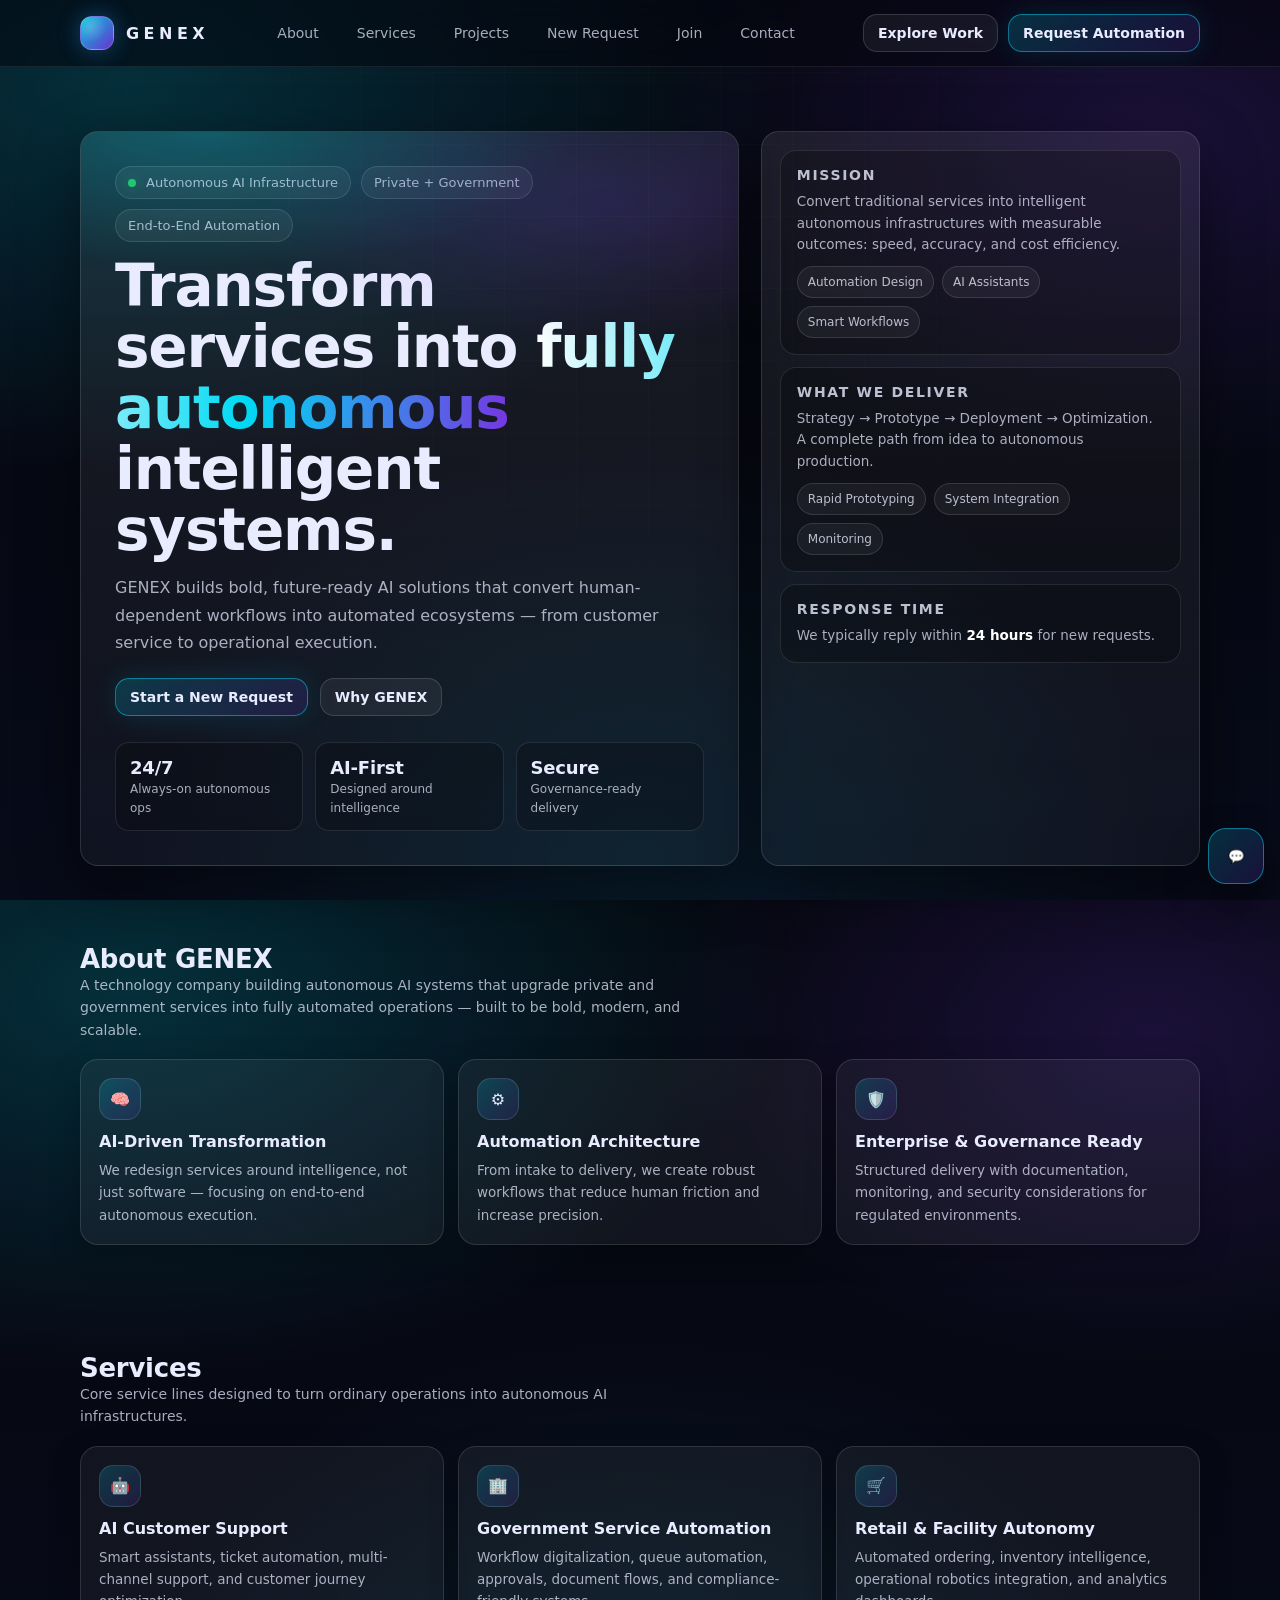
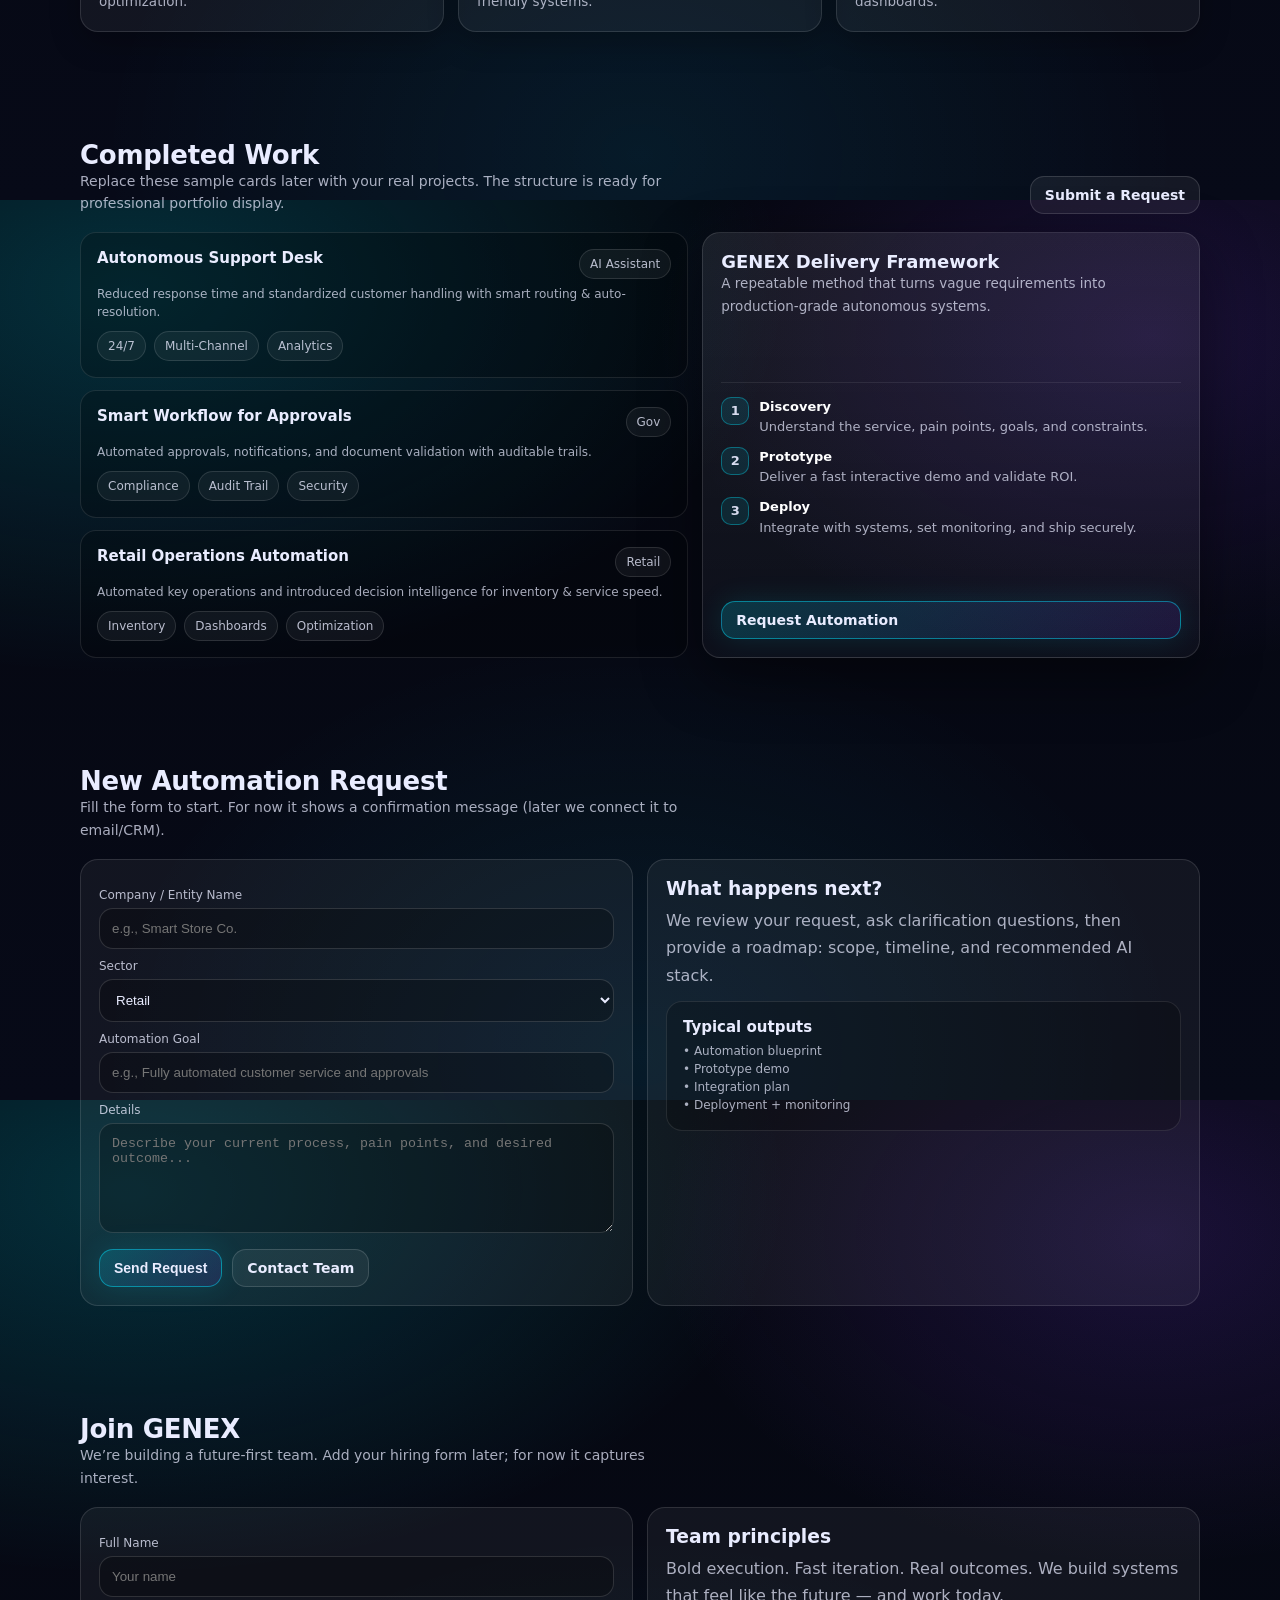
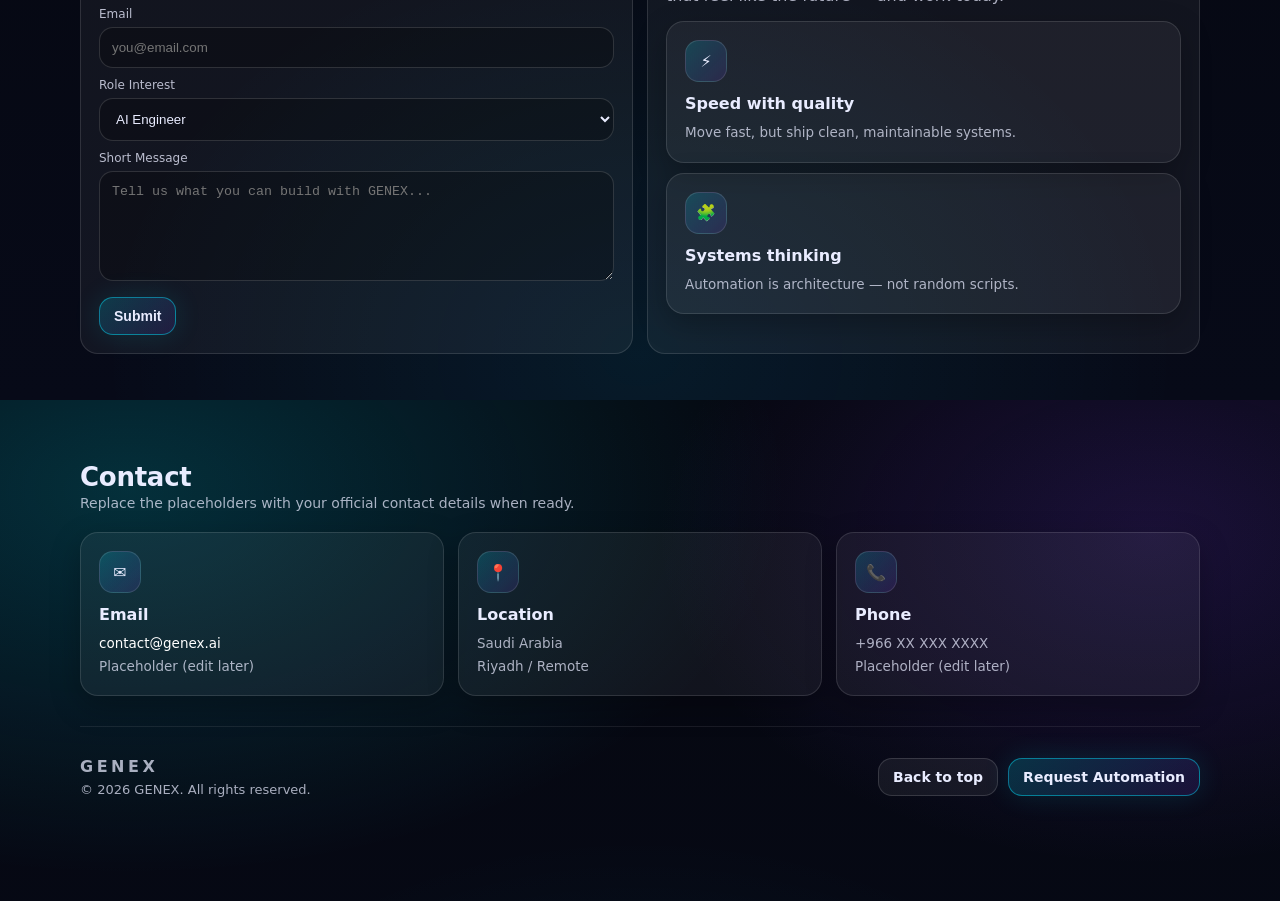
<file: backup-index.html>
<!DOCTYPE html>
<html lang="en">
<head>
  <meta charset="UTF-8" />
  <meta name="viewport" content="width=device-width, initial-scale=1.0" />
  <title>GENEX | Autonomous AI Systems</title>
  <meta name="description" content="GENEX transforms traditional services into fully autonomous AI infrastructures for private and government sectors." />

  <style>
    :root{
      --bg:#05070f;
      --bg2:#070a18;
      --card:rgba(255,255,255,.06);
      --stroke:rgba(255,255,255,.12);
      --text:#e9ecff;
      --muted:rgba(233,236,255,.72);
      --accent:#00e5ff;
      --accent2:#7c3aed;
      --ok:#22c55e;
      --warn:#f59e0b;
      --danger:#ef4444;
      --shadow: 0 20px 60px rgba(0,0,0,.45);
      --radius:18px;
    }

    *{box-sizing:border-box}
    html,body{height:100%}
    body{
      margin:0;
      font-family: ui-sans-serif, system-ui, -apple-system, Segoe UI, Roboto, Arial, "Apple Color Emoji","Segoe UI Emoji";
      background:
        radial-gradient(1200px 700px at 10% 10%, rgba(0,229,255,.18), transparent 55%),
        radial-gradient(900px 600px at 90% 15%, rgba(124,58,237,.18), transparent 55%),
        radial-gradient(900px 700px at 50% 95%, rgba(0,229,255,.08), transparent 60%),
        linear-gradient(180deg, var(--bg), var(--bg2));
      color:var(--text);
      overflow-x:hidden;
    }

    a{color:inherit; text-decoration:none}
    .container{width:min(1120px, 92vw); margin:0 auto}

    /* subtle grid */
    .grid{
      position:fixed; inset:0;
      background-image:
        linear-gradient(to right, rgba(255,255,255,.045) 1px, transparent 1px),
        linear-gradient(to bottom, rgba(255,255,255,.045) 1px, transparent 1px);
      background-size: 72px 72px;
      mask-image: radial-gradient(circle at 50% 20%, rgba(0,0,0,1) 0%, rgba(0,0,0,.25) 55%, rgba(0,0,0,0) 78%);
      pointer-events:none;
      opacity:.55;
    }

    /* NAV */
    .nav{
      position:sticky; top:0; z-index:50;
      backdrop-filter: blur(14px);
      background: rgba(5,7,15,.55);
      border-bottom:1px solid rgba(255,255,255,.08);
    }
    .nav-inner{
      display:flex; align-items:center; justify-content:space-between;
      padding:14px 0;
      gap:14px;
    }
    .brand{
      display:flex; align-items:center; gap:12px;
      letter-spacing: .28em;
      font-weight:800;
    }
    .logo{
      width:34px; height:34px; border-radius:12px;
      background:
        radial-gradient(circle at 30% 30%, rgba(255,255,255,.22), transparent 50%),
        linear-gradient(135deg, rgba(0,229,255,.85), rgba(124,58,237,.85));
      box-shadow: 0 0 24px rgba(0,229,255,.22), 0 0 26px rgba(124,58,237,.18);
      border:1px solid rgba(255,255,255,.18);
    }
    .nav-links{
      display:flex; align-items:center; gap:18px;
      color:var(--muted);
      font-size:14px;
    }
    .nav-links a{padding:10px 10px; border-radius:12px}
    .nav-links a:hover{background:rgba(255,255,255,.06); color:var(--text)}
    .nav-cta{
      display:flex; gap:10px; align-items:center;
    }

    /* buttons */
    .btn{
      border:1px solid rgba(255,255,255,.14);
      background: rgba(255,255,255,.06);
      color:var(--text);
      padding:10px 14px;
      border-radius:14px;
      cursor:pointer;
      transition:.18s;
      font-weight:650;
      font-size:14px;
      display:inline-flex; align-items:center; gap:10px;
    }
    .btn:hover{transform: translateY(-1px); background: rgba(255,255,255,.09)}
    .btn-primary{
      border-color: rgba(0,229,255,.45);
      background: linear-gradient(135deg, rgba(0,229,255,.18), rgba(124,58,237,.14));
      box-shadow: 0 0 28px rgba(0,229,255,.12);
    }
    .pill{
      display:inline-flex; align-items:center; gap:10px;
      padding:8px 12px;
      border-radius:999px;
      background: rgba(255,255,255,.06);
      border:1px solid rgba(255,255,255,.12);
      color:var(--muted);
      font-size:13px;
    }
    .dot{
      width:8px; height:8px; border-radius:99px;
      background: var(--ok);
      box-shadow: 0 0 12px rgba(34,197,94,.35);
    }

    /* HERO */
    .hero{
      padding:64px 0 24px;
      position:relative;
    }
    .hero-grid{
      display:grid;
      grid-template-columns: 1.2fr .8fr;
      gap:22px;
      align-items:stretch;
    }
    .hero-card{
      border-radius: var(--radius);
      background: linear-gradient(180deg, rgba(255,255,255,.08), rgba(255,255,255,.04));
      border:1px solid rgba(255,255,255,.12);
      box-shadow: var(--shadow);
      overflow:hidden;
      position:relative;
    }
    .hero-main{padding:34px}
    .kicker{
      display:flex; align-items:center; gap:10px; flex-wrap:wrap;
      margin-bottom:14px;
    }
    h1{
      margin:0;
      font-size: clamp(34px, 5vw, 58px);
      line-height:1.05;
      letter-spacing:-.02em;
    }
    .grad{
      background: linear-gradient(90deg, #ffffff, rgba(0,229,255,.95), rgba(124,58,237,.95));
      -webkit-background-clip:text;
      background-clip:text;
      color:transparent;
    }
    .lead{
      margin:14px 0 0;
      font-size:16px;
      color:var(--muted);
      line-height:1.7;
      max-width: 60ch;
    }
    .hero-actions{display:flex; gap:12px; flex-wrap:wrap; margin-top:22px}
    .stats{
      margin-top:26px;
      display:grid; grid-template-columns: repeat(3, 1fr);
      gap:12px;
    }
    .stat{
      padding:14px 14px;
      border-radius:14px;
      background: rgba(0,0,0,.22);
      border:1px solid rgba(255,255,255,.1);
    }
    .stat b{display:block; font-size:18px; letter-spacing:-.01em}
    .stat span{font-size:12px; color:var(--muted)}
    .hero-side{
      padding:18px;
      display:flex; flex-direction:column; gap:12px;
    }
    .panel{
      padding:16px;
      border-radius:16px;
      background: rgba(0,0,0,.24);
      border:1px solid rgba(255,255,255,.1);
    }
    .panel h3{margin:0 0 8px; font-size:14px; letter-spacing:.12em; text-transform:uppercase; color:rgba(233,236,255,.8)}
    .panel p{margin:0; color:var(--muted); line-height:1.6; font-size:13.5px}
    .badges{display:flex; gap:8px; flex-wrap:wrap; margin-top:10px}
    .badge{
      padding:8px 10px;
      border-radius:999px;
      border:1px solid rgba(255,255,255,.12);
      background: rgba(255,255,255,.05);
      color:rgba(233,236,255,.78);
      font-size:12px;
    }
    .pulse{
      position:absolute; inset:-2px;
      background: radial-gradient(600px 240px at 20% 0%, rgba(0,229,255,.22), transparent 60%),
                  radial-gradient(620px 240px at 80% 10%, rgba(124,58,237,.20), transparent 60%);
      pointer-events:none;
      opacity:.9;
      filter: blur(0px);
    }

    /* SECTIONS */
    section{padding:54px 0}
    .section-title{
      display:flex; align-items:flex-end; justify-content:space-between; gap:16px; flex-wrap:wrap;
      margin-bottom:18px;
    }
    .section-title h2{
      margin:0;
      font-size:26px;
      letter-spacing:-.01em;
    }
    .section-title p{
      margin:0;
      color:var(--muted);
      max-width: 68ch;
      line-height:1.6;
      font-size:14px;
    }
    .cards{
      display:grid;
      grid-template-columns: repeat(3, 1fr);
      gap:14px;
    }
    .card{
      padding:18px;
      border-radius: var(--radius);
      background: rgba(255,255,255,.05);
      border:1px solid rgba(255,255,255,.12);
      box-shadow: 0 10px 30px rgba(0,0,0,.25);
      transition:.18s;
      position:relative;
      overflow:hidden;
    }
    .card:hover{transform: translateY(-2px); background: rgba(255,255,255,.07)}
    .card .icon{
      width:42px; height:42px; border-radius:14px;
      display:grid; place-items:center;
      background: linear-gradient(135deg, rgba(0,229,255,.18), rgba(124,58,237,.14));
      border:1px solid rgba(255,255,255,.12);
      margin-bottom:12px;
    }
    .card h3{margin:0 0 8px; font-size:16px}
    .card p{margin:0; color:var(--muted); line-height:1.65; font-size:13.5px}

    /* Projects */
    .projects{display:grid; grid-template-columns: 1.1fr .9fr; gap:14px}
    .project-list{display:grid; gap:12px}
    .project{
      padding:16px;
      border-radius:16px;
      background: rgba(0,0,0,.22);
      border:1px solid rgba(255,255,255,.1);
    }
    .project-top{display:flex; justify-content:space-between; gap:10px; align-items:flex-start}
    .project b{display:block; font-size:15px}
    .meta{color:var(--muted); font-size:12px; margin-top:6px; line-height:1.5}
    .tagrow{display:flex; gap:8px; flex-wrap:wrap; margin-top:10px}
    .tag{font-size:12px; color:rgba(233,236,255,.78); border:1px solid rgba(255,255,255,.12); padding:7px 10px; border-radius:999px; background: rgba(255,255,255,.05)}
    .project-hero{
      padding:18px;
      border-radius: var(--radius);
      background: linear-gradient(180deg, rgba(255,255,255,.08), rgba(255,255,255,.03));
      border:1px solid rgba(255,255,255,.12);
      box-shadow: var(--shadow);
      position:relative;
      overflow:hidden;
      min-height: 280px;
      display:flex;
      flex-direction:column;
      justify-content:space-between;
      gap:16px;
    }
    .project-hero h3{margin:0; font-size:18px}
    .project-hero p{margin:0; color:var(--muted); line-height:1.7; font-size:13.5px}
    .timeline{
      display:grid; gap:10px;
      border-top:1px solid rgba(255,255,255,.08);
      padding-top:14px;
    }
    .step{display:flex; gap:10px; align-items:flex-start}
    .step .n{
      width:28px; height:28px; border-radius:10px;
      border:1px solid rgba(0,229,255,.35);
      background: rgba(0,229,255,.10);
      display:grid; place-items:center;
      font-weight:800;
      color:rgba(233,236,255,.92);
      flex: 0 0 auto;
    }
    .step div{color:var(--muted); font-size:13px; line-height:1.55}

    /* Forms */
    .form-grid{
      display:grid;
      grid-template-columns: 1fr 1fr;
      gap:14px;
    }
    .form{
      padding:18px;
      border-radius: var(--radius);
      background: rgba(255,255,255,.05);
      border:1px solid rgba(255,255,255,.12);
    }
    label{display:block; font-size:12px; color:rgba(233,236,255,.78); margin:10px 0 6px}
    input, select, textarea{
      width:100%;
      padding:12px 12px;
      border-radius:14px;
      border:1px solid rgba(255,255,255,.14);
      background: rgba(0,0,0,.25);
      color:var(--text);
      outline:none;
    }
    textarea{min-height:110px; resize:vertical}
    input:focus, select:focus, textarea:focus{
      border-color: rgba(0,229,255,.42);
      box-shadow: 0 0 0 3px rgba(0,229,255,.12);
    }

    .footer{
      padding:30px 0 50px;
      color:var(--muted);
      border-top:1px solid rgba(255,255,255,.08);
      margin-top:30px;
    }
    .footer .row{
      display:flex; justify-content:space-between; gap:12px; flex-wrap:wrap;
      align-items:center;
    }

    /* Chat widget */
    .chat{
      position:fixed;
      right:16px; bottom:16px;
      width:min(360px, calc(100vw - 32px));
      z-index:70;
      font-size:14px;
    }
    .chat-fab{
      width:56px; height:56px;
      border-radius:18px;
      border:1px solid rgba(0,229,255,.45);
      background: linear-gradient(135deg, rgba(0,229,255,.18), rgba(124,58,237,.16));
      box-shadow: 0 18px 40px rgba(0,0,0,.45);
      color:var(--text);
      cursor:pointer;
      display:flex; align-items:center; justify-content:center;
      margin-left:auto;
      transition:.18s;
    }
    .chat-fab:hover{transform: translateY(-1px)}
    .chat-box{
      display:none;
      margin-bottom:10px;
      border-radius: 20px;
      overflow:hidden;
      border:1px solid rgba(255,255,255,.14);
      background: rgba(5,7,15,.72);
      backdrop-filter: blur(14px);
      box-shadow: var(--shadow);
    }
    .chat-head{
      padding:12px 14px;
      display:flex; justify-content:space-between; align-items:center; gap:10px;
      border-bottom:1px solid rgba(255,255,255,.10);
    }
    .chat-head b{letter-spacing:.12em; text-transform:uppercase; font-size:12px}
    .chat-head .x{cursor:pointer; color:var(--muted); padding:6px 10px; border-radius:12px}
    .chat-head .x:hover{background:rgba(255,255,255,.06); color:var(--text)}
    .chat-body{
      padding:12px 12px;
      height: 280px;
      overflow:auto;
    }
    .msg{
      display:flex;
      margin:10px 0;
      gap:10px;
      align-items:flex-start;
    }
    .bubble{
      max-width: 88%;
      padding:10px 12px;
      border-radius: 16px;
      border:1px solid rgba(255,255,255,.12);
      background: rgba(255,255,255,.06);
      color:rgba(233,236,255,.92);
      line-height:1.45;
    }
    .me{justify-content:flex-end}
    .me .bubble{
      background: rgba(0,229,255,.10);
      border-color: rgba(0,229,255,.22);
    }
    .chat-foot{
      padding:12px;
      display:flex; gap:10px;
      border-top:1px solid rgba(255,255,255,.10);
    }
    .chat-foot input{
      flex:1;
      padding:12px 12px;
      border-radius: 14px;
      border:1px solid rgba(255,255,255,.14);
      background: rgba(0,0,0,.25);
    }

    /* Responsive */
    @media (max-width: 980px){
      .hero-grid{grid-template-columns:1fr}
      .cards{grid-template-columns:1fr}
      .projects{grid-template-columns:1fr}
      .form-grid{grid-template-columns:1fr}
      .nav-links{display:none}
    }
  </style>
</head>

<body>
  <div class="grid"></div>

  <!-- NAV -->
  <nav class="nav">
    <div class="container nav-inner">
      <a class="brand" href="#top">
        <span class="logo" aria-hidden="true"></span>
        <span>GENEX</span>
      </a>

      <div class="nav-links" aria-label="Primary">
        <a href="#about">About</a>
        <a href="#services">Services</a>
        <a href="#projects">Projects</a>
        <a href="#request">New Request</a>
        <a href="#join">Join</a>
        <a href="#contact">Contact</a>
      </div>

      <div class="nav-cta">
        <a class="btn" href="#projects">Explore Work</a>
        <a class="btn btn-primary" href="#request">Request Automation</a>
      </div>
    </div>
  </nav>

  <!-- HERO -->
  <header id="top" class="hero">
    <div class="container hero-grid">
      <div class="hero-card">
        <div class="pulse"></div>
        <div class="hero-main">
          <div class="kicker">
            <span class="pill"><span class="dot"></span> Autonomous AI Infrastructure</span>
            <span class="pill">Private + Government</span>
            <span class="pill">End-to-End Automation</span>
          </div>

          <h1>
            Transform services into <span class="grad">fully autonomous</span> intelligent systems.
          </h1>

          <p class="lead">
            GENEX builds bold, future-ready AI solutions that convert human-dependent workflows into automated ecosystems —
            from customer service to operational execution.
          </p>

          <div class="hero-actions">
            <a class="btn btn-primary" href="#request">Start a New Request</a>
            <a class="btn" href="#about">Why GENEX</a>
          </div>

          <div class="stats" aria-label="Highlights">
            <div class="stat"><b>24/7</b><span>Always-on autonomous ops</span></div>
            <div class="stat"><b>AI-First</b><span>Designed around intelligence</span></div>
            <div class="stat"><b>Secure</b><span>Governance-ready delivery</span></div>
          </div>
        </div>
      </div>

      <aside class="hero-card hero-side">
        <div class="panel">
          <h3>Mission</h3>
          <p>
            Convert traditional services into intelligent autonomous infrastructures with measurable outcomes:
            speed, accuracy, and cost efficiency.
          </p>
          <div class="badges">
            <span class="badge">Automation Design</span>
            <span class="badge">AI Assistants</span>
            <span class="badge">Smart Workflows</span>
          </div>
        </div>

        <div class="panel">
          <h3>What we deliver</h3>
          <p>
            Strategy → Prototype → Deployment → Optimization. A complete path from idea to autonomous production.
          </p>
          <div class="badges">
            <span class="badge">Rapid Prototyping</span>
            <span class="badge">System Integration</span>
            <span class="badge">Monitoring</span>
          </div>
        </div>

        <div class="panel">
          <h3>Response time</h3>
          <p>
            We typically reply within <b style="color:#fff">24 hours</b> for new requests.
          </p>
        </div>
      </aside>
    </div>
  </header>

  <!-- ABOUT -->
  <section id="about">
    <div class="container">
      <div class="section-title">
        <div>
          <h2>About GENEX</h2>
          <p>
            A technology company building autonomous AI systems that upgrade private and government services into fully automated operations —
            built to be bold, modern, and scalable.
          </p>
        </div>
      </div>

      <div class="cards">
        <div class="card">
          <div class="icon">🧠</div>
          <h3>AI-Driven Transformation</h3>
          <p>We redesign services around intelligence, not just software — focusing on end-to-end autonomous execution.</p>
        </div>
        <div class="card">
          <div class="icon">⚙️</div>
          <h3>Automation Architecture</h3>
          <p>From intake to delivery, we create robust workflows that reduce human friction and increase precision.</p>
        </div>
        <div class="card">
          <div class="icon">🛡️</div>
          <h3>Enterprise & Governance Ready</h3>
          <p>Structured delivery with documentation, monitoring, and security considerations for regulated environments.</p>
        </div>
      </div>
    </div>
  </section>

  <!-- SERVICES -->
  <section id="services">
    <div class="container">
      <div class="section-title">
        <div>
          <h2>Services</h2>
          <p>Core service lines designed to turn ordinary operations into autonomous AI infrastructures.</p>
        </div>
      </div>

      <div class="cards">
        <div class="card">
          <div class="icon">🤖</div>
          <h3>AI Customer Support</h3>
          <p>Smart assistants, ticket automation, multi-channel support, and customer journey optimization.</p>
        </div>
        <div class="card">
          <div class="icon">🏢</div>
          <h3>Government Service Automation</h3>
          <p>Workflow digitalization, queue automation, approvals, document flows, and compliance-friendly systems.</p>
        </div>
        <div class="card">
          <div class="icon">🛒</div>
          <h3>Retail & Facility Autonomy</h3>
          <p>Automated ordering, inventory intelligence, operational robotics integration, and analytics dashboards.</p>
        </div>
      </div>
    </div>
  </section>

  <!-- PROJECTS -->
  <section id="projects">
    <div class="container">
      <div class="section-title">
        <div>
          <h2>Completed Work</h2>
          <p>
            Replace these sample cards later with your real projects. The structure is ready for professional portfolio display.
          </p>
        </div>
        <a class="btn" href="#request">Submit a Request</a>
      </div>

      <div class="projects">
        <div class="project-list">
          <div class="project">
            <div class="project-top">
              <b>Autonomous Support Desk</b>
              <span class="tag">AI Assistant</span>
            </div>
            <div class="meta">Reduced response time and standardized customer handling with smart routing & auto-resolution.</div>
            <div class="tagrow">
              <span class="tag">24/7</span><span class="tag">Multi-Channel</span><span class="tag">Analytics</span>
            </div>
          </div>

          <div class="project">
            <div class="project-top">
              <b>Smart Workflow for Approvals</b>
              <span class="tag">Gov</span>
            </div>
            <div class="meta">Automated approvals, notifications, and document validation with auditable trails.</div>
            <div class="tagrow">
              <span class="tag">Compliance</span><span class="tag">Audit Trail</span><span class="tag">Security</span>
            </div>
          </div>

          <div class="project">
            <div class="project-top">
              <b>Retail Operations Automation</b>
              <span class="tag">Retail</span>
            </div>
            <div class="meta">Automated key operations and introduced decision intelligence for inventory & service speed.</div>
            <div class="tagrow">
              <span class="tag">Inventory</span><span class="tag">Dashboards</span><span class="tag">Optimization</span>
            </div>
          </div>
        </div>

        <div class="project-hero">
          <div>
            <h3>GENEX Delivery Framework</h3>
            <p>
              A repeatable method that turns vague requirements into production-grade autonomous systems.
            </p>
          </div>

          <div class="timeline">
            <div class="step">
              <div class="n">1</div>
              <div><b style="color:#fff">Discovery</b><br/>Understand the service, pain points, goals, and constraints.</div>
            </div>
            <div class="step">
              <div class="n">2</div>
              <div><b style="color:#fff">Prototype</b><br/>Deliver a fast interactive demo and validate ROI.</div>
            </div>
            <div class="step">
              <div class="n">3</div>
              <div><b style="color:#fff">Deploy</b><br/>Integrate with systems, set monitoring, and ship securely.</div>
            </div>
          </div>

          <a class="btn btn-primary" href="#request">Request Automation</a>
        </div>
      </div>
    </div>
  </section>

  <!-- REQUEST -->
  <section id="request">
    <div class="container">
      <div class="section-title">
        <div>
          <h2>New Automation Request</h2>
          <p>Fill the form to start. For now it shows a confirmation message (later we connect it to email/CRM).</p>
        </div>
      </div>

      <div class="form-grid">
        <form class="form" action="https://formsubmit.co/364a9cbe514c7baca4e17f4ef5214b3b" method="POST">
  <input type="hidden" name="_subject" value="GENEX | New Automation Request">
  <input type="hidden" name="_next" value="https://genex-2050era.github.io/genex-website/thankyou.html">
  <input type="hidden" name="_captcha" value="false">
          <label>Company / Entity Name</label>
          <input required name="company" placeholder="e.g., Smart Store Co." />

          <label>Sector</label>
          <select name="sector">
            <option>Retail</option>
            <option>Private Facility</option>
            <option>Government</option>
            <option>Other</option>
          </select>

          <label>Automation Goal</label>
          <input required name="goal" placeholder="e.g., Fully automated customer service and approvals" />

          <label>Details</label>
          <textarea name="details" placeholder="Describe your current process, pain points, and desired outcome..."></textarea>

          <div style="margin-top:12px; display:flex; gap:10px; flex-wrap:wrap;">
            <button class="btn btn-primary" type="submit">Send Request</button>
            <a class="btn" href="#contact">Contact Team</a>
          </div>

          <p id="reqMsg" style="margin:12px 0 0; color:rgba(233,236,255,.78); display:none;"></p>
        </form>

        <div class="form">
          <h3 style="margin:0 0 8px">What happens next?</h3>
          <p style="margin:0; color:var(--muted); line-height:1.7;">
            We review your request, ask clarification questions, then provide a roadmap: scope, timeline, and recommended AI stack.
          </p>

          <div style="height:12px"></div>

          <div class="project" style="margin:0">
            <b>Typical outputs</b>
            <div class="meta">
              • Automation blueprint<br/>
              • Prototype demo<br/>
              • Integration plan<br/>
              • Deployment + monitoring
            </div>
          </div>
        </div>
      </div>
    </div>
  </section>

  <!-- JOIN -->
  <section id="join">
    <div class="container">
      <div class="section-title">
        <div>
          <h2>Join GENEX</h2>
          <p>We’re building a future-first team. Add your hiring form later; for now it captures interest.</p>
        </div>
      </div>

      <div class="form-grid">
        <form class="form" action="https://formsubmit.co/fd9cc97dddc1b0ffce702ae70c3c392c" method="POST">
  <input type="hidden" name="_subject" value="GENEX | New Join Request">
  <input type="hidden" name="_next" value="https://genex-2050era.github.io/genex-website/thankyou.html">
  <input type="hidden" name="_captcha" value="false">
          <label>Full Name</label>
          <input required name="name" placeholder="Your name" />

          <label>Email</label>
          <input required type="email" name="email" placeholder="you@email.com" />

          <label>Role Interest</label>
          <select name="role">
            <option>AI Engineer</option>
            <option>Automation Engineer</option>
            <option>Product / Ops</option>
            <option>Sales</option>
            <option>Other</option>
          </select>

          <label>Short Message</label>
          <textarea name="msg" placeholder="Tell us what you can build with GENEX..."></textarea>

          <div style="margin-top:12px;">
            <button class="btn btn-primary" type="submit">Submit</button>
          </div>

          <p id="joinMsg" style="margin:12px 0 0; color:rgba(233,236,255,.78); display:none;"></p>
        </form>

        <div class="form">
          <h3 style="margin:0 0 8px">Team principles</h3>
          <p style="margin:0; color:var(--muted); line-height:1.7;">
            Bold execution. Fast iteration. Real outcomes. We build systems that feel like the future — and work today.
          </p>

          <div style="height:12px"></div>

          <div class="cards" style="grid-template-columns:1fr; gap:10px;">
            <div class="card" style="margin:0">
              <div class="icon">⚡</div>
              <h3>Speed with quality</h3>
              <p>Move fast, but ship clean, maintainable systems.</p>
            </div>
            <div class="card" style="margin:0">
              <div class="icon">🧩</div>
              <h3>Systems thinking</h3>
              <p>Automation is architecture — not random scripts.</p>
            </div>
          </div>
        </div>
      </div>
    </div>
  </section>

  <!-- CONTACT -->
  <section id="contact">
    <div class="container">
      <div class="section-title">
        <div>
          <h2>Contact</h2>
          <p>Replace the placeholders with your official contact details when ready.</p>
        </div>
      </div>

      <div class="cards">
        <div class="card">
          <div class="icon">✉️</div>
          <h3>Email</h3>
          <p><span style="color:#fff">contact@genex.ai</span><br/><span style="color:var(--muted)">Placeholder (edit later)</span></p>
        </div>
        <div class="card">
          <div class="icon">📍</div>
          <h3>Location</h3>
          <p>Saudi Arabia<br/><span style="color:var(--muted)">Riyadh / Remote</span></p>
        </div>
        <div class="card">
          <div class="icon">📞</div>
          <h3>Phone</h3>
          <p>+966 XX XXX XXXX<br/><span style="color:var(--muted)">Placeholder (edit later)</span></p>
        </div>
      </div>

      <div class="footer">
        <div class="container row">
          <div>
            <b style="letter-spacing:.22em">GENEX</b>
            <div style="margin-top:6px; font-size:13px;">
              © <span id="year"></span> GENEX. All rights reserved.
            </div>
          </div>
          <div style="display:flex; gap:10px; flex-wrap:wrap;">
            <a class="btn" href="#top">Back to top</a>
            <a class="btn btn-primary" href="#request">Request Automation</a>
          </div>
        </div>
      </div>
    </div>
  </section>

  <!-- CHAT WIDGET -->
  <div class="chat" aria-label="GENEX AI Chat">
    <div class="chat-box" id="chatBox">
      <div class="chat-head">
        <div style="display:flex; align-items:center; gap:10px;">
          <span class="dot"></span>
          <b>GENEX AI</b>
        </div>
        <div class="x" id="chatClose">Close</div>
      </div>
      <div class="chat-body" id="chatBody">
        <div class="msg">
          <div class="bubble">
            Welcome to GENEX. Tell me about your business and what you want to automate.
          </div>
        </div>
      </div>
      <div class="chat-foot">
        <input id="chatInput" placeholder="Type your message..." />
        <button class="btn btn-primary" id="chatSend">Send</button>
      </div>
    </div>
    <button class="chat-fab" id="chatFab" title="Chat with GENEX AI">💬</button>
  </div>

  <script>
    // Footer year
    document.getElementById("year").textContent = new Date().getFullYear();

    // Smooth scroll (for mobile)
    document.querySelectorAll('a[href^="#"]').forEach(a=>{
      a.addEventListener("click", (e)=>{
        const href = a.getAttribute("href");
        const el = document.querySelector(href);
        if(el){
          e.preventDefault();
          el.scrollIntoView({behavior:"smooth", block:"start"});
        }
      });
    });

    

    

    // Chat widget (demo intelligence without API)
    const chatFab = document.getElementById("chatFab");
    const chatBox = document.getElementById("chatBox");
    const chatClose = document.getElementById("chatClose");
    const chatBody = document.getElementById("chatBody");
    const chatInput = document.getElementById("chatInput");
    const chatSend = document.getElementById("chatSend");

    function openChat(){ chatBox.style.display = "block"; chatInput.focus(); }
    function closeChat(){ chatBox.style.display = "none"; }

    chatFab.addEventListener("click", ()=> {
      if(chatBox.style.display === "block") closeChat();
      else openChat();
    });
    chatClose.addEventListener("click", closeChat);

    function addMsg(text, me=false){
      const wrap = document.createElement("div");
      wrap.className = "msg" + (me ? " me" : "");
      const b = document.createElement("div");
      b.className = "bubble";
      b.textContent = text;
      wrap.appendChild(b);
      chatBody.appendChild(wrap);
      chatBody.scrollTop = chatBody.scrollHeight;
    }

    function genexReply(userText){
      const t = userText.toLowerCase();

      // Simple routing / lead-qualification logic (upgrade later to real AI API)
      if(t.includes("government") || t.includes("حكوم") || t.includes("وزارة") || t.includes("جهة")){
        return "For government automation: what service are you digitizing (approvals, queues, documents), and what compliance constraints exist?";
      }
      if(t.includes("store") || t.includes("retail") || t.includes("متجر") || t.includes("سوبر") || t.includes("مطعم")){
        return "For retail automation: how many branches, what systems you use (POS/ERP), and what do you want to automate first (orders, inventory, support)?";
      }
      if(t.includes("support") || t.includes("chat") || t.includes("خدمة") || t.includes("عملاء")){
        return "Great. To deploy an AI support agent: which channels (website, WhatsApp, email), and what are your top 10 customer questions?";
      }
      if(t.includes("price") || t.includes("cost") || t.includes("سعر") || t.includes("تكلفة")){
        return "Pricing depends on scope. Tell me the service type, scale, and integration needs — and I’ll estimate a roadmap and effort.";
      }
      return "Understood. Tell me: 1) your sector, 2) current workflow, 3) biggest pain point, and 4) what 'fully automated' means to you.";
    }

    function send(){
      const text = chatInput.value.trim();
      if(!text) return;
      addMsg(text, true);
      chatInput.value = "";
      setTimeout(()=> addMsg(genexReply(text), false), 450);
    }

    chatSend.addEventListener("click", send);
    chatInput.addEventListener("keydown", (e)=>{ if(e.key === "Enter") send(); });
  </script>
</body>
</html>
</file>
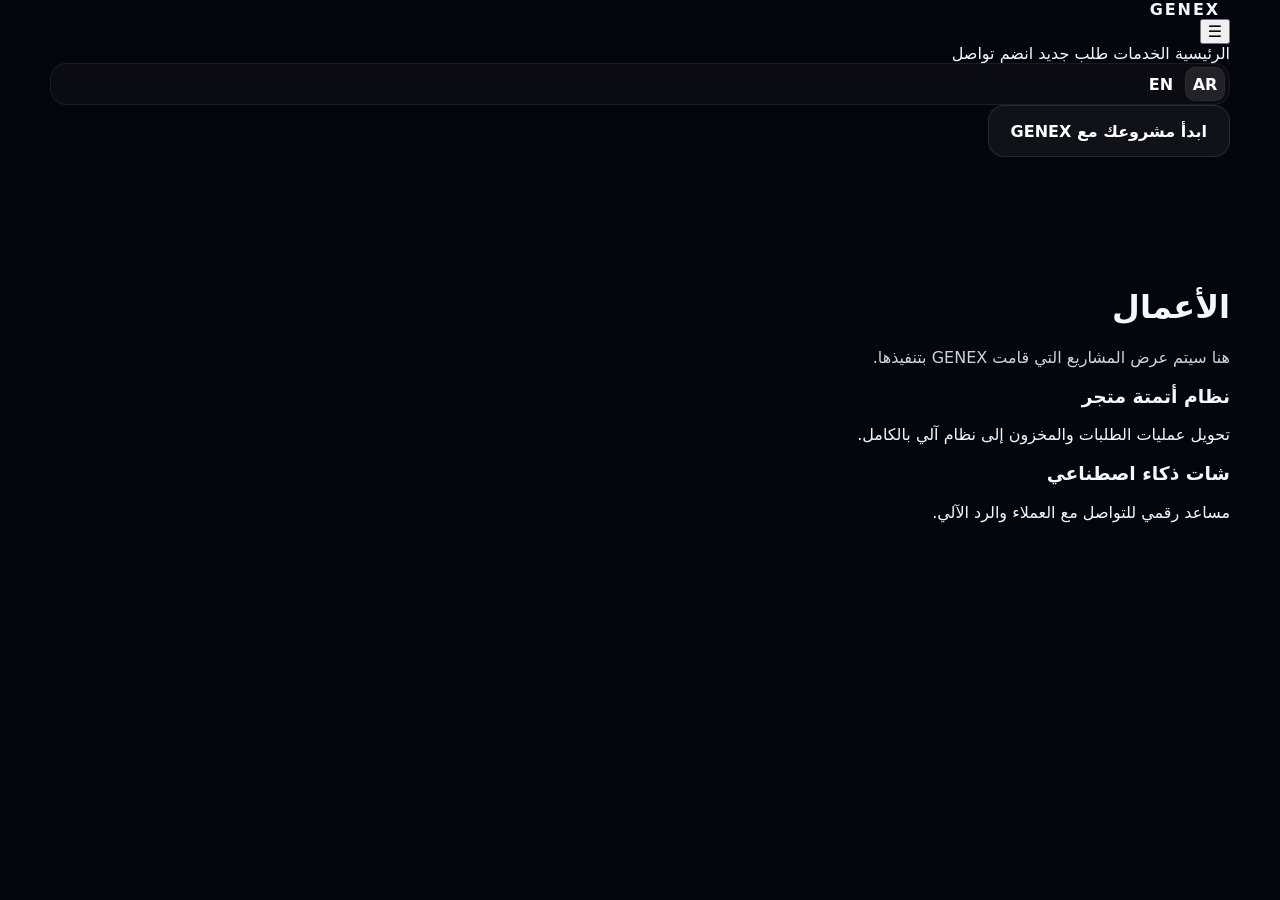
<file: projects.html>
<!DOCTYPE html>
<html lang="ar" dir="rtl">

<head>
<meta charset="UTF-8">
<meta name="viewport" content="width=device-width, initial-scale=1.0">

<title>GENEX | الأعمال</title>

<link rel="stylesheet" href="./assets/styles.css">

</head>

<body>

<div class="grid"></div>

<nav class="nav">

<div class="container nav-inner">

<!-- LOGO -->

<a class="brand" href="./index.html">
<span class="logo"></span>
<span>GENEX</span>
</a>

<!-- HAMBURGER -->

<button class="menu-toggle" id="menuToggle">
☰
</button>

<!-- NAV LINKS -->

<div class="nav-links">

<a href="./index.html" data-i18n="home">
الرئيسية
</a>

<a href="./services.html" data-i18n="services">
الخدمات
</a>

<a href="./request.html" data-i18n="request">
طلب جديد
</a>

<a href="./join.html" data-i18n="join">
انضم
</a>

<a href="./contact.html" data-i18n="contact">
تواصل
</a>

</div>

<!-- RIGHT SIDE -->

<div class="nav-cta">

<!-- LANGUAGE SWITCH -->

<div class="lang-switch">

<button data-lang="ar" class="active">
AR
</button>

<button data-lang="en">
EN
</button>

</div>

<!-- MAIN CTA -->

<a class="btn btn-primary" href="./request.html" data-i18n="ask">
ابدأ مشروعك مع GENEX
</a>

</div>

</div>

</nav>


<main class="container" style="padding-top:110px; padding-bottom:40px;">

<h1>الأعمال</h1>

<p style="opacity:.85">
هنا سيتم عرض المشاريع التي قامت GENEX بتنفيذها.
</p>

<div class="cards">

<div class="card-box">
<h3>نظام أتمتة متجر</h3>
<p>تحويل عمليات الطلبات والمخزون إلى نظام آلي بالكامل.</p>
</div>

<div class="card-box">
<h3>شات ذكاء اصطناعي</h3>
<p>مساعد رقمي للتواصل مع العملاء والرد الآلي.</p>
</div>

</div>

</main>


<script>
document.addEventListener("DOMContentLoaded", function () {

const toggle = document.getElementById("menuToggle");
const navLinks = document.querySelector(".nav-links");

if (toggle && navLinks) {

toggle.addEventListener("click", function () {
navLinks.classList.toggle("active");
});

navLinks.querySelectorAll("a").forEach(function (link) {
link.addEventListener("click", function () {
navLinks.classList.remove("active");
});
});

}

});
</script>

</body>
</html>
</file>
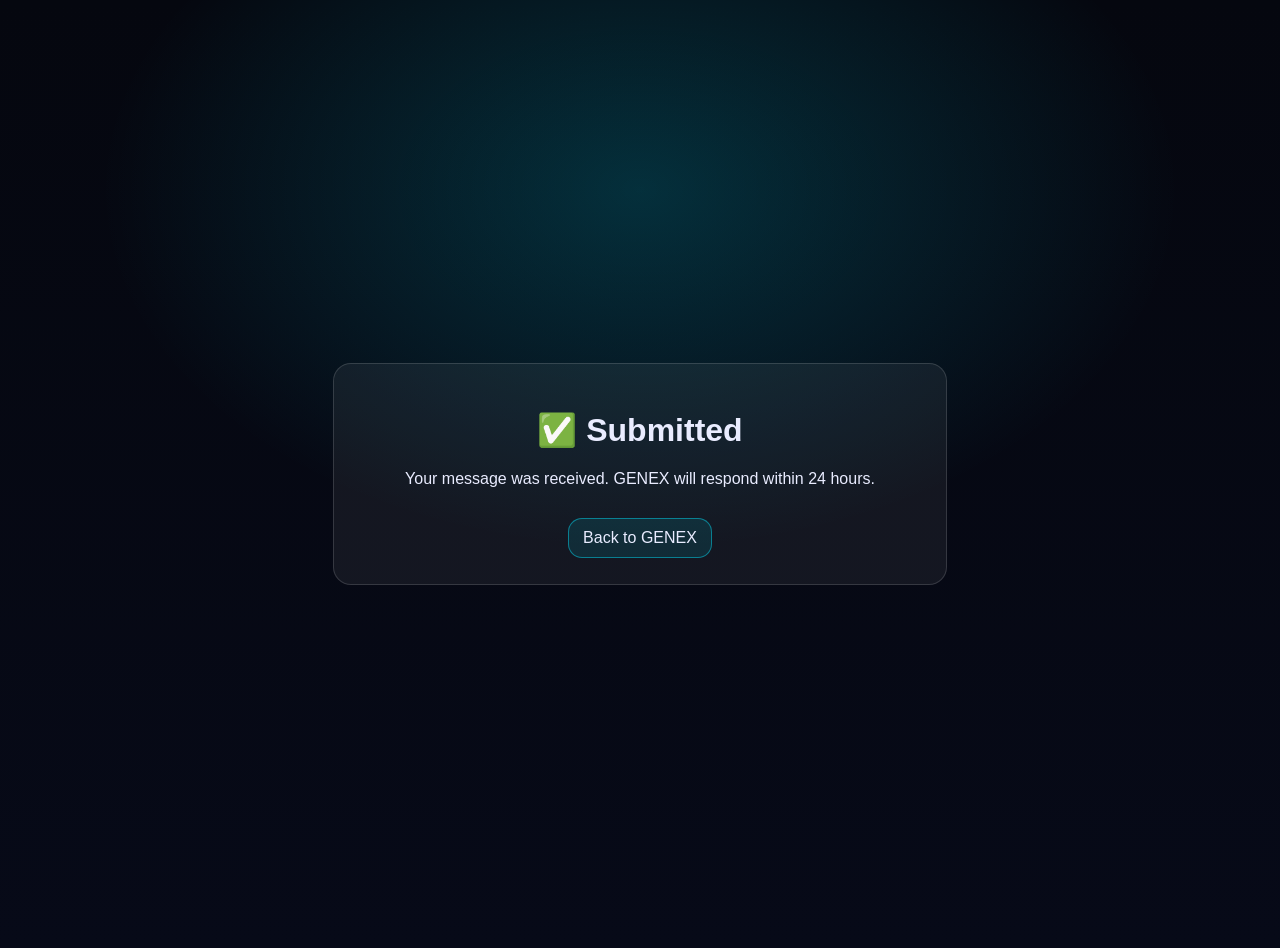
<file: thankyou.html>
<!DOCTYPE html>
<html lang="en">
<head>
  <meta charset="UTF-8" />
  <meta name="viewport" content="width=device-width, initial-scale=1.0" />
  <title>GENEX | Submitted</title>
  <style>
    body{
      margin:0; min-height:100vh; display:grid; place-items:center;
      font-family: Arial, sans-serif;
      background: radial-gradient(900px 600px at 50% 20%, rgba(0,229,255,.18), transparent 60%),
                  linear-gradient(180deg,#05070f,#070a18);
      color:#e9ecff;
      text-align:center;
      padding:24px;
    }
    .box{
      width:min(560px,92vw);
      background: rgba(255,255,255,.06);
      border:1px solid rgba(255,255,255,.14);
      border-radius:18px;
      padding:26px;
    }
    a{
      display:inline-block; margin-top:14px;
      padding:10px 14px; border-radius:14px;
      border:1px solid rgba(0,229,255,.45);
      background: rgba(0,229,255,.10);
      color:#e9ecff; text-decoration:none;
    }
  </style>
</head>
<body>
  <div class="box">
    <h1>✅ Submitted</h1>
    <p>Your message was received. GENEX will respond within 24 hours.</p>
    <a href="./">Back to GENEX</a>
  </div>
</body>
</html>
</file>
<file: assets/styles.css>
*{
  box-sizing:border-box;
}

html,body{
  margin:0;
  padding:0;
  min-height:100%;
  background:#04060d;
  color:#f5f7ff;
  font-family:system-ui,-apple-system,BlinkMacSystemFont,"Segoe UI",Roboto,"Helvetica Neue",Arial,sans-serif;
  overflow-x:hidden;
}

body{
  position:relative;
}

a{
  color:inherit;
  text-decoration:none;
}

button,
input,
textarea,
select{
  font:inherit;
}

img{
  max-width:100%;
  display:block;
}

html,
body,
a,
button{
  -webkit-tap-highlight-color:transparent;
  tap-highlight-color:transparent;
}

.container{
  width:min(1180px, calc(100% - 24px));
  margin-inline:auto;
}

.genex-page-shell{
  position:relative;
  z-index:5;
  min-height:100vh;
}

.genex-page-content{
  position:relative;
  z-index:5;
  padding-bottom:80px;
}

.site-header{
  position:fixed;
  top:0;
  left:0;
  right:0;
  z-index:1000;
  width:100%;
  padding:6px 0;
  background:linear-gradient(180deg, rgba(4,6,13,.88), rgba(4,6,13,.68));
  backdrop-filter:blur(14px);
  -webkit-backdrop-filter:blur(14px);
  border-bottom:1px solid rgba(255,255,255,.05);
  opacity:1 !important;
  transform:none !important;
}

.site-header-inner{
  display:flex;
  align-items:center;
  justify-content:space-between;
  gap:10px;
  min-height:48px;
}

.brand{
  display:flex;
  align-items:center;
  gap:10px;
  flex:0 0 auto;
}

.brand img{
  width:42px;
  height:42px;
  object-fit:contain;
}

.brand span{
  font-size:16px;
  font-weight:900;
  letter-spacing:.12em;
  white-space:nowrap;
}

.header-actions{
  display:flex;
  align-items:center;
  gap:8px;
  flex:0 0 auto;
}

.lang-switch{
  display:flex;
  align-items:center;
  gap:4px;
  padding:4px;
  height:42px;
  min-width:100px;
  border-radius:16px;
  background:rgba(255,255,255,.03);
  border:1px solid rgba(255,255,255,.07);
  backdrop-filter:blur(10px);
  -webkit-backdrop-filter:blur(10px);
}

.lang-switch button{
  appearance:none;
  border:none;
  outline:none;
  background:transparent;
  color:#fff;
  width:40px;
  min-width:40px;
  height:34px;
  border-radius:10px;
  font-weight:800;
  cursor:pointer;
  flex:0 0 40px;
  transform:none !important;
  transition:
    background .2s ease,
    box-shadow .2s ease,
    opacity .2s ease,
    color .2s ease;
}

.lang-switch button.active{
  background:rgba(255,255,255,.09);
  box-shadow:inset 0 0 0 1px rgba(255,255,255,.04);
}

/* ===== HAMBURGER HARD FIX ===== */

.mobile-toggle{
  width:42px;
  min-width:42px;
  height:42px;
  flex:0 0 42px;
  padding:0;
  border:1px solid rgba(255,255,255,.07);
  outline:none;
  border-radius:16px;
  background:rgba(255,255,255,.03);
  display:none;
  align-items:center;
  justify-content:center;
  position:relative;
  cursor:pointer;
  backdrop-filter:blur(10px);
  -webkit-backdrop-filter:blur(10px);
  overflow:hidden;
}

.mobile-toggle .line{
  position:absolute;
  display:block !important;
  width:18px;
  height:2px;
  border-radius:999px;
  background:#ffffff !important;
  left:50%;
  transform:translateX(-50%);
  opacity:1 !important;
  transition:
    transform .28s ease,
    top .28s ease,
    opacity .2s ease;
}

.mobile-toggle .line:nth-child(1){ top:14px; }
.mobile-toggle .line:nth-child(2){ top:20px; }
.mobile-toggle .line:nth-child(3){ top:26px; }

.mobile-toggle.is-open .line:nth-child(1){
  top:20px;
  transform:translateX(-50%) rotate(45deg);
}

.mobile-toggle.is-open .line:nth-child(2){
  opacity:0 !important;
}

.mobile-toggle.is-open .line:nth-child(3){
  top:20px;
  transform:translateX(-50%) rotate(-45deg);
}

.desktop-nav{
  display:flex;
  align-items:center;
  gap:16px;
  flex-wrap:nowrap;
  overflow:hidden;
}

.desktop-nav a{
  color:rgba(245,247,255,.76);
  font-weight:700;
  font-size:14px;
  white-space:nowrap;
  transition:color .2s ease, opacity .2s ease;
}

.desktop-nav a:hover,
.desktop-nav a.active{
  color:#fff;
}

.mobile-nav{
  display:none !important;
  opacity:0;
  pointer-events:none;
  flex-direction:column;
  gap:14px;
  padding:18px;
  margin-top:12px;
  border-radius:22px;
  background:linear-gradient(180deg, rgba(255,255,255,.06), rgba(255,255,255,.035));
  border:1px solid rgba(255,255,255,.08);
  box-shadow:0 18px 40px rgba(0,0,0,.22);
  transform:translateY(-8px);
  transition:
    opacity .25s ease,
    transform .25s ease;
}

.mobile-nav.open{
  display:flex !important;
  opacity:1;
  pointer-events:auto;
  transform:translateY(0);
}

.mobile-nav a{
  display:flex;
  align-items:center;
  min-height:50px;
  padding:0 14px;
  border-radius:14px;
  font-size:16px;
  font-weight:800;
  color:rgba(245,247,255,.86);
  background:rgba(255,255,255,.025);
  border:1px solid transparent;
  transition:
    background .2s ease,
    border-color .2s ease,
    color .2s ease;
}

.mobile-nav a:hover,
.mobile-nav a.active{
  color:#fff;
  background:rgba(255,255,255,.05);
  border-color:rgba(255,255,255,.08);
}

.section{
  padding:26px 0;
}

.section-title{
  margin-bottom:22px;
}

.section-title h2{
  margin:0 0 10px;
  font-size:32px;
}

.section-title p{
  margin:0;
  color:rgba(245,247,255,.74);
  line-height:1.85;
  max-width:760px;
}

.genex-panel,
.genex-card{
  position:relative;
  overflow:hidden;
  background:
    radial-gradient(circle at top left, rgba(255,255,255,.06), transparent 28%),
    linear-gradient(180deg, rgba(255,255,255,.07), rgba(255,255,255,.03));
  border:1px solid rgba(255,255,255,.09);
  box-shadow:
    0 18px 40px rgba(0,0,0,.22),
    0 2px 0 rgba(255,255,255,.04) inset,
    0 -18px 35px rgba(90,8,18,.04) inset;
  backdrop-filter:blur(18px);
  -webkit-backdrop-filter:blur(18px);
  border-radius:30px;
  transform-style:preserve-3d;
  transition:
    transform .28s ease,
    box-shadow .28s ease,
    border-color .28s ease,
    background .28s ease;
}

.genex-panel::before,
.genex-card::before{
  content:"";
  position:absolute;
  inset:0;
  background:
    linear-gradient(135deg, rgba(255,255,255,.08), transparent 20%, transparent 80%, rgba(255,255,255,.03));
  pointer-events:none;
  opacity:.75;
}

.genex-panel:hover,
.genex-card:hover{
  border-color:rgba(255,255,255,.12);
  box-shadow:
    0 24px 56px rgba(0,0,0,.28),
    0 2px 0 rgba(255,255,255,.05) inset,
    0 -22px 40px rgba(90,8,18,.06) inset;
}

.reveal-on-scroll{
  opacity:0;
  transform:translateY(42px) scale(.975);
  filter:blur(10px);
  transition:
    opacity .9s ease,
    transform .9s ease,
    filter .9s ease;
  will-change:transform,opacity,filter;
}

.reveal-on-scroll.in-view{
  opacity:1;
  transform:translateY(0) scale(1);
  filter:blur(0);
}

.tilt-card{
  transform-style:preserve-3d;
  will-change:transform;
}

.tilt-card > *{
  position:relative;
  z-index:1;
}

.btn{
  display:inline-flex;
  align-items:center;
  justify-content:center;
  min-height:52px;
  padding:0 22px;
  border-radius:16px;
  border:1px solid rgba(255,255,255,.10);
  background:rgba(255,255,255,.05);
  color:#fff;
  font-weight:800;
  transition:
    transform .2s ease,
    background .2s ease,
    border-color .2s ease,
    box-shadow .2s ease;
}

.btn:hover{
  transform:translateY(-2px);
  border-color:rgba(255,255,255,.15);
  background:rgba(255,255,255,.07);
}

.btn.primary{
  background:linear-gradient(180deg, rgba(110,12,24,.30), rgba(255,255,255,.06));
  border-color:rgba(135,18,30,.22);
  box-shadow:0 12px 28px rgba(90,8,18,.12);
}

.form-grid{
  display:grid;
  grid-template-columns:repeat(2,minmax(0,1fr));
  gap:18px;
}

.form-group{
  display:flex;
  flex-direction:column;
  gap:8px;
}

.form-group.full{
  grid-column:1 / -1;
}

.form-group label{
  font-size:14px;
  font-weight:700;
  color:rgba(245,247,255,.82);
}

.form-group input,
.form-group textarea,
.form-group select{
  width:100%;
  min-height:52px;
  border-radius:14px;
  border:1px solid rgba(255,255,255,.10);
  background:rgba(255,255,255,.04);
  color:#fff;
  padding:14px 16px;
  outline:none;
}

.form-group textarea{
  min-height:150px;
  resize:vertical;
}

.footer{
  position:relative;
  z-index:5;
  padding:24px 0 34px;
  color:rgba(245,247,255,.58);
  text-align:center;
  font-size:14px;
}

@media (max-width:980px){
  .desktop-nav{
    display:none !important;
  }

  .mobile-toggle{
    display:flex !important;
  }

  .mobile-nav{
    display:none !important;
  }

  .mobile-nav.open{
    display:flex !important;
  }

  .brand img{
    width:40px;
    height:40px;
  }

  .brand span{
    font-size:15px;
    letter-spacing:.10em;
  }

  .header-actions{
    gap:8px;
  }

  .form-grid{
    grid-template-columns:1fr;
  }

  .form-group.full{
    grid-column:auto;
  }

  .section-title h2{
    font-size:28px;
  }
}
</file>
